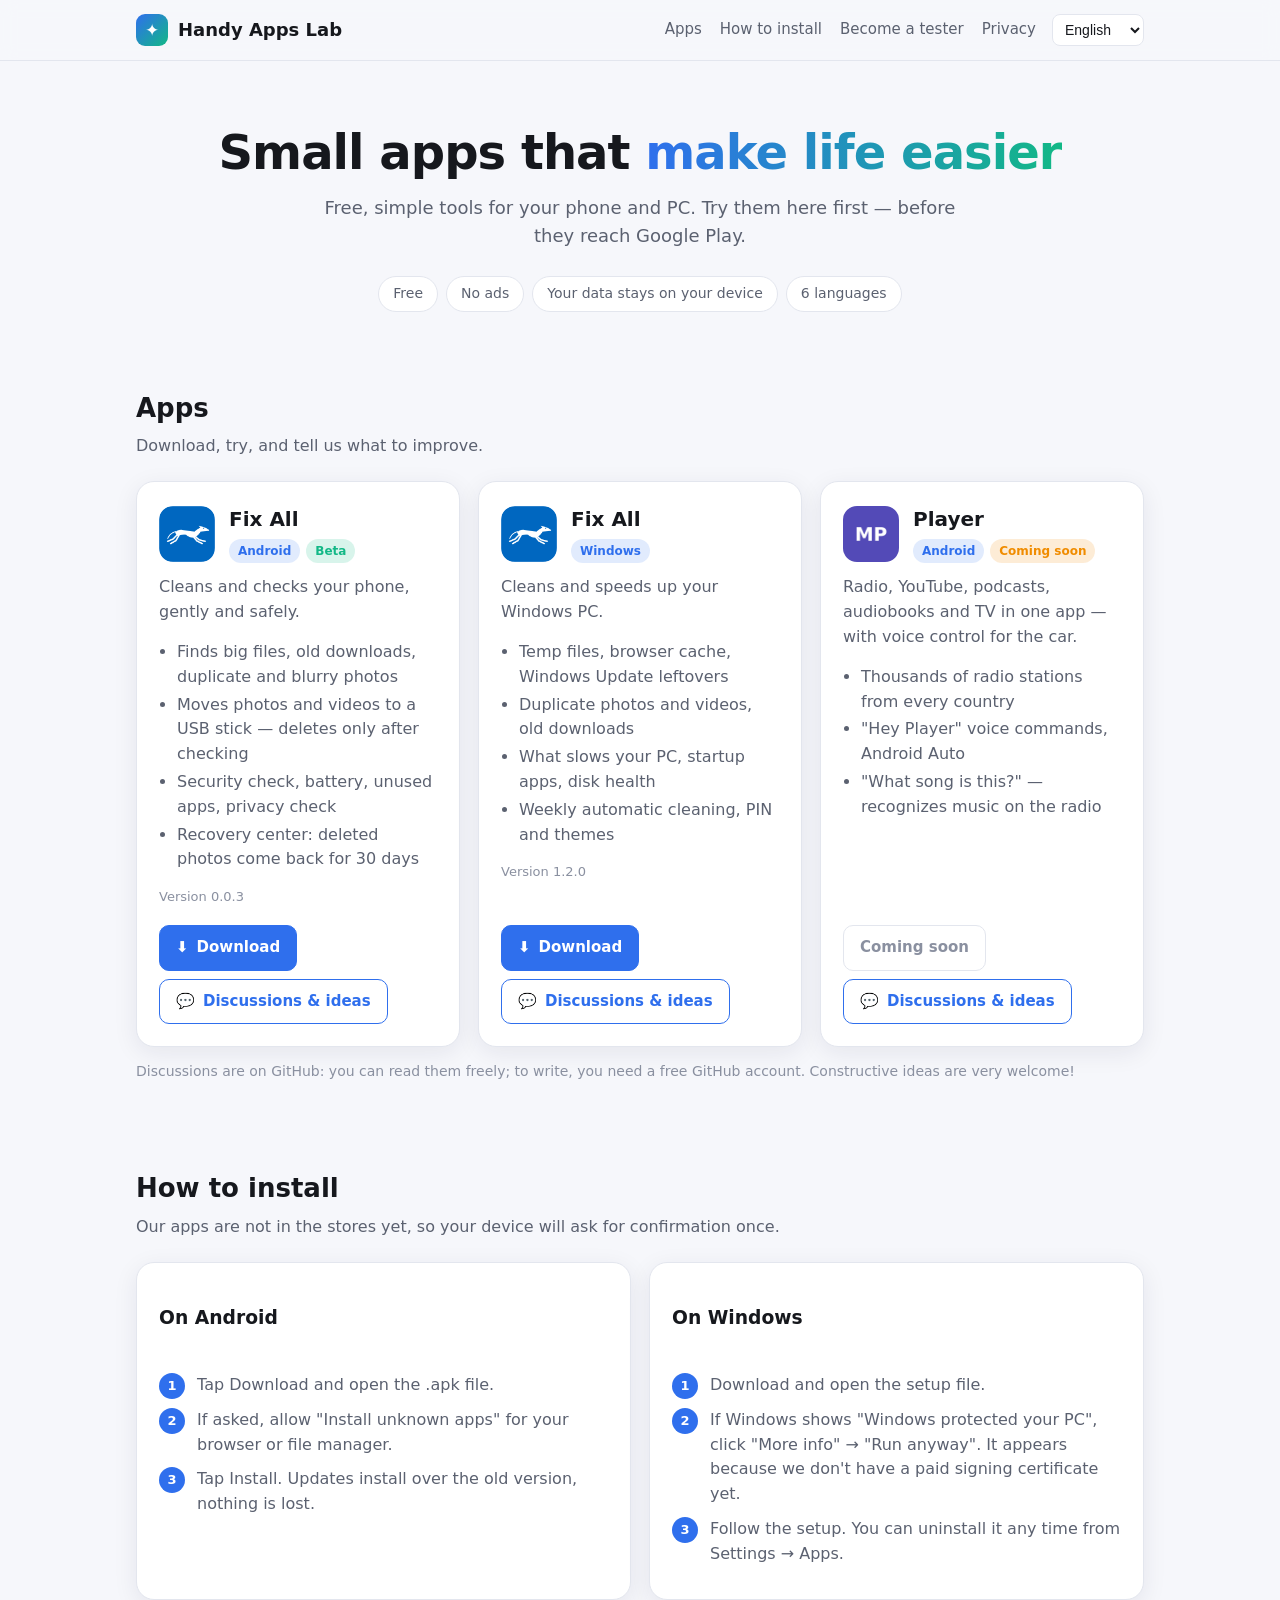
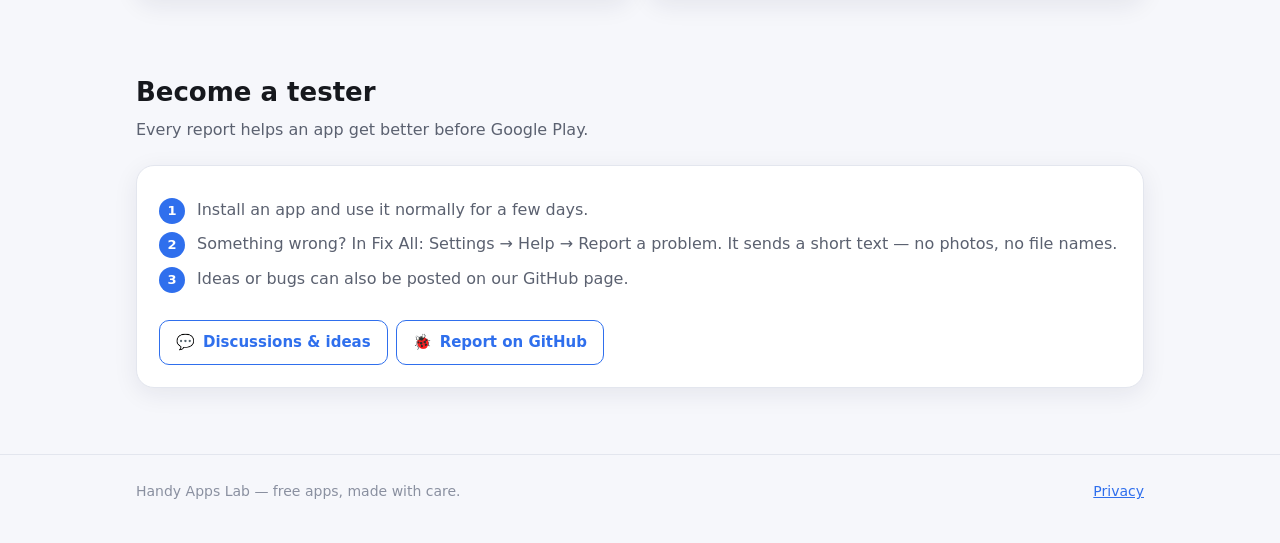
<file: index.html>
<!doctype html>
<html lang="en">
<head>
  <meta charset="utf-8" />
  <meta name="viewport" content="width=device-width, initial-scale=1" />
  <title>Handy Apps Lab</title>
  <meta name="description" content="Free, simple apps for phone and PC — try them before Google Play." />
  <link rel="icon" href="img/favicon.svg" type="image/svg+xml" />
  <link rel="stylesheet" href="style.css" />
</head>
<body>
  <header>
    <div class="wrap bar">
      <a class="logo" href="#top"><span class="logo-mark">✦</span>Handy Apps Lab</a>
      <nav>
        <a href="#apps" data-t="navApps">Apps</a>
        <a href="#install" data-t="navInstall">How to install</a>
        <a href="#test" data-t="navTest">Become a tester</a>
        <a href="privacy.html" data-keeplang data-t="navPrivacy">Privacy</a>
      </nav>
      <select id="lang" class="lang" aria-label="Language"></select>
    </div>
  </header>

  <main id="top">
    <div class="wrap hero">
      <h1 data-t="heroTitle">Small apps that <span>make life easier</span></h1>
      <p data-t="heroSub"></p>
      <div class="pills">
        <span class="pill" data-t="pFree"></span>
        <span class="pill" data-t="pNoAds"></span>
        <span class="pill" data-t="pPrivate"></span>
        <span class="pill" data-t="pLangs"></span>
      </div>
    </div>

    <section id="apps">
      <div class="wrap">
        <h2 data-t="appsTitle"></h2>
        <p class="lead" data-t="appsLead"></p>
        <div class="grid">
          <article class="card" id="fixall-android">
            <div class="app-head">
              <img src="img/fixall.png" alt="Fix All" />
              <div>
                <h3>Fix All</h3>
                <div class="tags"><span class="tag" data-t="tagAndroid"></span><span class="tag beta" data-t="tagBeta"></span></div>
              </div>
            </div>
            <p data-t="fixMobDesc"></p>
            <ul>
              <li data-t="fixMob1"></li><li data-t="fixMob2"></li><li data-t="fixMob3"></li><li data-t="fixMob4"></li>
            </ul>
            <div class="ver"><span data-t="version"></span> 0.0.3</div>
            <div class="btns">
              <a class="btn primary" data-link="fixallAndroid" href="#">⬇ <span data-t="download"></span></a>
              <a class="btn ghost" data-link="talkFixAll" href="#">💬 <span data-t="discuss"></span></a>
            </div>
          </article>

          <article class="card" id="fixall-windows">
            <div class="app-head">
              <img src="img/fixall.png" alt="Fix All" />
              <div>
                <h3>Fix All</h3>
                <div class="tags"><span class="tag" data-t="tagWindows"></span></div>
              </div>
            </div>
            <p data-t="fixWinDesc"></p>
            <ul>
              <li data-t="fixWin1"></li><li data-t="fixWin2"></li><li data-t="fixWin3"></li><li data-t="fixWin4"></li>
            </ul>
            <div class="ver"><span data-t="version"></span> 1.2.0</div>
            <div class="btns">
              <a class="btn primary" data-link="fixallWindows" href="#">⬇ <span data-t="download"></span></a>
              <a class="btn ghost" data-link="talkFixAll" href="#">💬 <span data-t="discuss"></span></a>
            </div>
          </article>

          <article class="card" id="player">
            <div class="app-head">
              <img src="img/player.png" alt="Player" />
              <div>
                <h3>Player</h3>
                <div class="tags"><span class="tag" data-t="tagAndroid"></span><span class="tag soon" data-t="tagSoon"></span></div>
              </div>
            </div>
            <p data-t="playerDesc"></p>
            <ul>
              <li data-t="player1"></li><li data-t="player2"></li><li data-t="player3"></li>
            </ul>
            <div class="btns">
              <span class="btn off" data-t="soon"></span>
              <a class="btn ghost" data-link="talkPlayer" href="#">💬 <span data-t="discuss"></span></a>
            </div>
          </article>
        </div>
        <p class="note" data-t="discussNote"></p>
      </div>
    </section>

    <section id="install">
      <div class="wrap">
        <h2 data-t="installTitle"></h2>
        <p class="lead" data-t="installLead"></p>
        <div class="grid">
          <div class="card">
            <h3 data-t="instAndroid"></h3>
            <ol class="steps"><li data-t="a1"></li><li data-t="a2"></li><li data-t="a3"></li></ol>
          </div>
          <div class="card">
            <h3 data-t="instWindows"></h3>
            <ol class="steps"><li data-t="w1"></li><li data-t="w2"></li><li data-t="w3"></li></ol>
          </div>
        </div>
      </div>
    </section>

    <section id="test">
      <div class="wrap">
        <h2 data-t="testTitle"></h2>
        <p class="lead" data-t="testLead"></p>
        <div class="card">
          <ol class="steps"><li data-t="t1"></li><li data-t="t2"></li><li data-t="t3"></li></ol>
          <div class="btns">
            <a class="btn ghost" data-link="talkAll" href="#">💬 <span data-t="discuss"></span></a>
            <a class="btn ghost" data-link="issues" href="#">🐞 <span data-t="reportBtn"></span></a>
          </div>
        </div>
      </div>
    </section>
  </main>

  <footer>
    <div class="wrap">
      <span data-t="footer"></span>
      <a href="privacy.html" data-keeplang data-t="navPrivacy">Privacy</a>
    </div>
  </footer>

  <script src="i18n.js"></script>
  <script>initLang();</script>
</body>
</html>
</file>
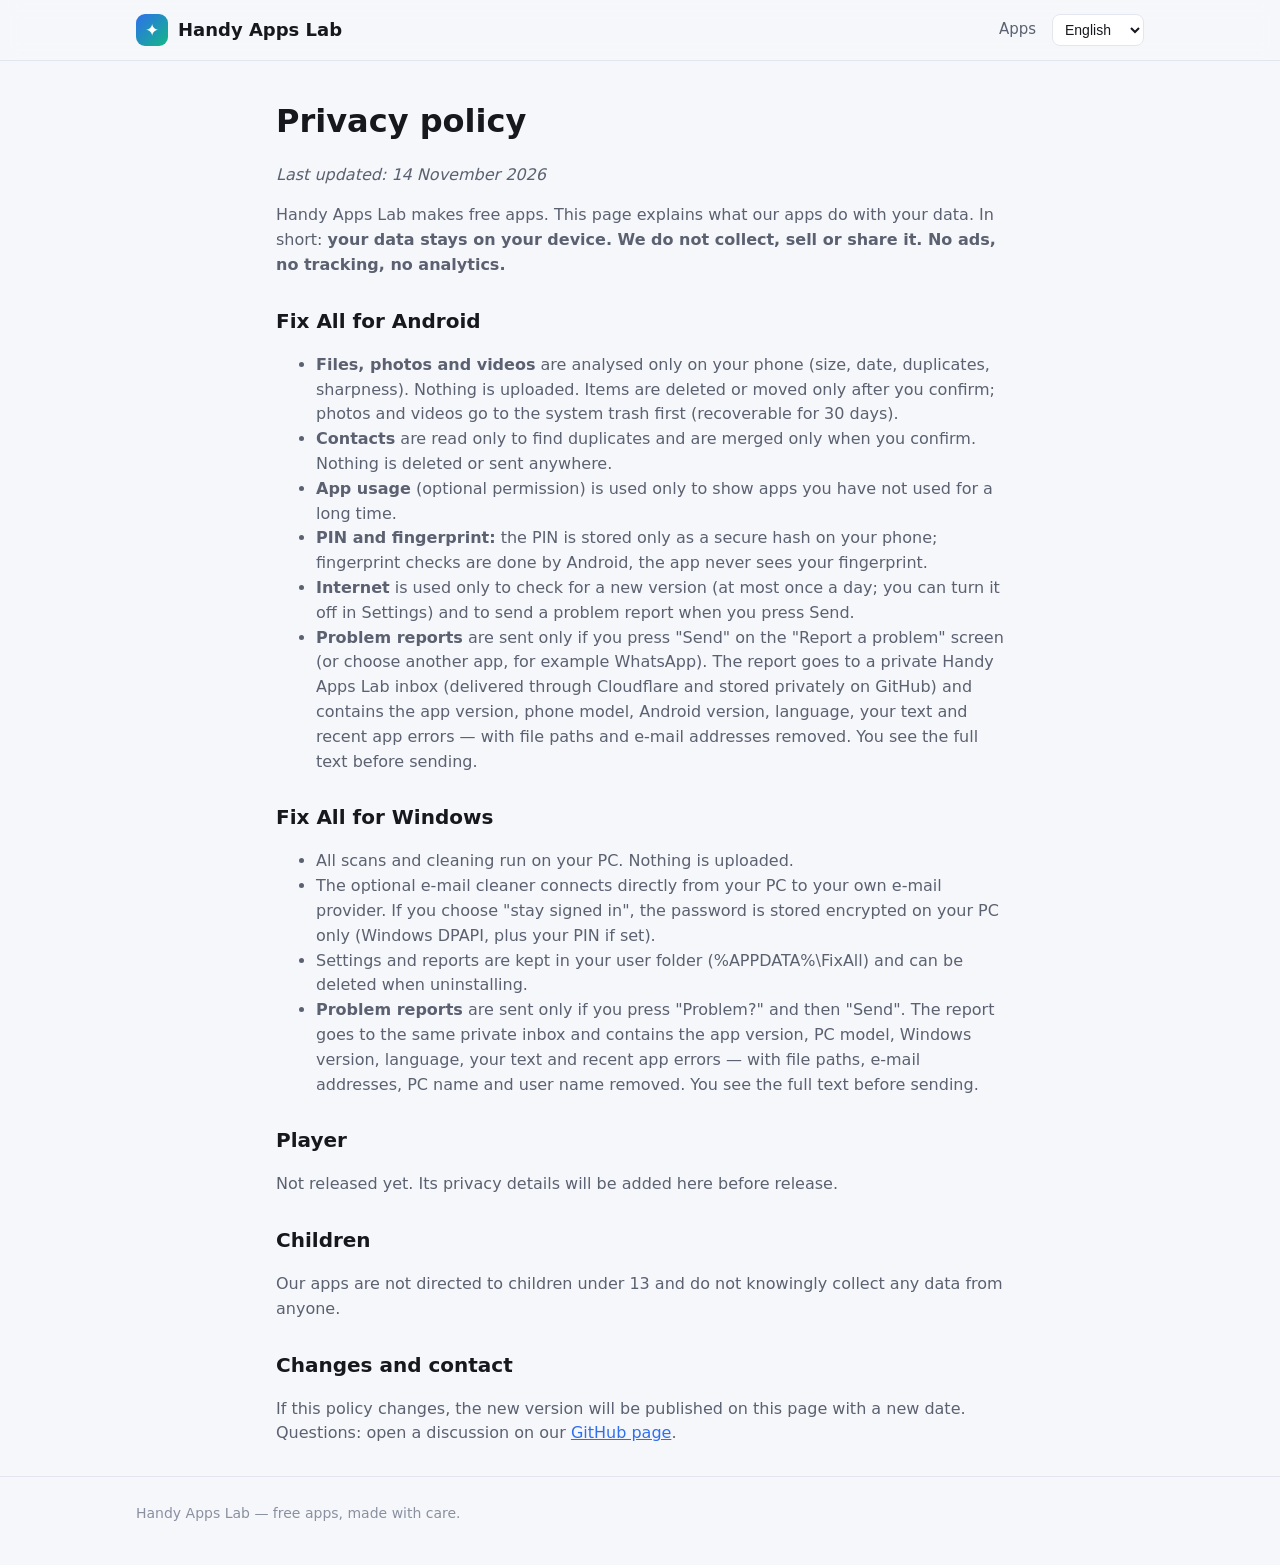
<file: privacy.html>
<!doctype html>
<html lang="en">
<head>
  <meta charset="utf-8" />
  <meta name="viewport" content="width=device-width, initial-scale=1" />
  <title>Privacy – Handy Apps Lab</title>
  <link rel="icon" href="img/favicon.svg" type="image/svg+xml" />
  <link rel="stylesheet" href="style.css" />
  <style>.pv { display: none; } .pv.on { display: block; }</style>
</head>
<body>
  <header>
    <div class="wrap bar">
      <a class="logo" href="index.html" data-keeplang><span class="logo-mark">✦</span>Handy Apps Lab</a>
      <nav><a href="index.html#apps" data-keeplang data-t="navApps">Apps</a></nav>
      <select id="lang" class="lang" aria-label="Language"></select>
    </div>
  </header>

  <main class="wrap doc">
    <!-- ENGLISH (also shown for fr / es / ru until translated) -->
    <article class="pv" data-pv="en">
      <h1>Privacy policy</h1>
      <p><em>Last updated: 14 November 2026</em></p>
      <p>Handy Apps Lab makes free apps. This page explains what our apps do with your data. In short: <strong>your data stays on your device. We do not collect, sell or share it. No ads, no tracking, no analytics.</strong></p>

      <h2>Fix All for Android</h2>
      <ul>
        <li><strong>Files, photos and videos</strong> are analysed only on your phone (size, date, duplicates, sharpness). Nothing is uploaded. Items are deleted or moved only after you confirm; photos and videos go to the system trash first (recoverable for 30 days).</li>
        <li><strong>Contacts</strong> are read only to find duplicates and are merged only when you confirm. Nothing is deleted or sent anywhere.</li>
        <li><strong>App usage</strong> (optional permission) is used only to show apps you have not used for a long time.</li>
        <li><strong>PIN and fingerprint:</strong> the PIN is stored only as a secure hash on your phone; fingerprint checks are done by Android, the app never sees your fingerprint.</li>
        <li><strong>Internet</strong> is used only to check for a new version (at most once a day; you can turn it off in Settings) and to send a problem report when you press Send.</li>
        <li><strong>Problem reports</strong> are sent only if you press "Send" on the "Report a problem" screen (or choose another app, for example WhatsApp). The report goes to a private Handy Apps Lab inbox (delivered through Cloudflare and stored privately on GitHub) and contains the app version, phone model, Android version, language, your text and recent app errors — with file paths and e-mail addresses removed. You see the full text before sending.</li>
      </ul>

      <h2>Fix All for Windows</h2>
      <ul>
        <li>All scans and cleaning run on your PC. Nothing is uploaded.</li>
        <li>The optional e-mail cleaner connects directly from your PC to your own e-mail provider. If you choose "stay signed in", the password is stored encrypted on your PC only (Windows DPAPI, plus your PIN if set).</li>
        <li>Settings and reports are kept in your user folder (%APPDATA%\FixAll) and can be deleted when uninstalling.</li>
        <li><strong>Problem reports</strong> are sent only if you press "Problem?" and then "Send". The report goes to the same private inbox and contains the app version, PC model, Windows version, language, your text and recent app errors — with file paths, e-mail addresses, PC name and user name removed. You see the full text before sending.</li>
      </ul>

      <h2>Player</h2>
      <p>Not released yet. Its privacy details will be added here before release.</p>

      <h2>Children</h2>
      <p>Our apps are not directed to children under 13 and do not knowingly collect any data from anyone.</p>

      <h2>Changes and contact</h2>
      <p>If this policy changes, the new version will be published on this page with a new date. Questions: open a discussion on our <a href="https://github.com/handy-apps-lab/handy-apps-lab.github.io/discussions">GitHub page</a>.</p>
    </article>

    <article class="pv" data-pv="ro">
      <h1>Politica de confidențialitate</h1>
      <p><em>Ultima actualizare: 14 noiembrie 2026</em></p>
      <p>Handy Apps Lab face aplicații gratuite. Pagina asta explică ce fac aplicațiile cu datele tale. Pe scurt: <strong>datele rămân pe dispozitivul tău. Nu le colectăm, nu le vindem și nu le dăm nimănui. Fără reclame, fără urmărire, fără statistici.</strong></p>

      <h2>Fix All pentru Android</h2>
      <ul>
        <li><strong>Fișierele, pozele și filmele</strong> sunt analizate doar pe telefon (mărime, dată, duplicate, claritate). Nu se urcă nimic nicăieri. Se șterg sau se mută doar după ce confirmi; pozele și filmele merg întâi în coșul sistemului (se pot recupera 30 de zile).</li>
        <li><strong>Contactele</strong> sunt citite doar ca să găsim duplicatele și se unesc doar când confirmi. Nu se șterge și nu se trimite nimic.</li>
        <li><strong>Utilizarea aplicațiilor</strong> (permisiune opțională) e folosită doar ca să-ți arătăm aplicațiile nefolosite de mult.</li>
        <li><strong>PIN și amprentă:</strong> PIN-ul e păstrat doar ca amprentă criptografică pe telefon; amprenta o verifică Android, aplicația nu o vede niciodată.</li>
        <li><strong>Internetul</strong> e folosit doar ca să verificăm dacă există o versiune nouă (cel mult o dată pe zi; se poate opri din Setări) și ca să trimită un raport de problemă când apeși Trimite.</li>
        <li><strong>Rapoartele de probleme</strong> pleacă doar dacă apeși „Trimite” pe ecranul „Trimite o problemă” (sau alegi altă aplicație, de exemplu WhatsApp). Raportul ajunge într-o căsuță privată Handy Apps Lab (trimis prin Cloudflare și păstrat privat pe GitHub) și conține versiunea, modelul telefonului, versiunea Android, limba, textul tău și erorile recente ale aplicației — fără căi de fișiere și fără adrese de e-mail. Vezi tot textul înainte de trimitere.</li>
      </ul>

      <h2>Fix All pentru Windows</h2>
      <ul>
        <li>Toate verificările și curățările se fac pe PC-ul tău. Nu se urcă nimic.</li>
        <li>Curățarea opțională a e-mailului se conectează direct de pe PC la furnizorul tău de e-mail. Dacă alegi „rămâi conectat”, parola e păstrată criptat doar pe PC-ul tău (Windows DPAPI, plus PIN-ul, dacă ai pus unul).</li>
        <li>Setările și rapoartele stau în folderul tău de utilizator (%APPDATA%\FixAll) și pot fi șterse la dezinstalare.</li>
        <li><strong>Rapoartele de probleme</strong> pleacă doar dacă apeși „Problemă?” și apoi „Trimite”. Raportul ajunge în aceeași căsuță privată și conține versiunea, modelul PC-ului, versiunea Windows, limba, textul tău și erorile recente ale aplicației — fără căi de fișiere, adrese de e-mail, numele PC-ului și al utilizatorului. Vezi tot textul înainte de trimitere.</li>
      </ul>

      <h2>Player</h2>
      <p>Încă nu e publicat. Detaliile de confidențialitate vor fi adăugate aici înainte de lansare.</p>

      <h2>Copii</h2>
      <p>Aplicațiile nu sunt destinate copiilor sub 13 ani și nu colectează date de la nimeni.</p>

      <h2>Modificări și contact</h2>
      <p>Dacă politica se schimbă, noua versiune apare pe această pagină, cu data nouă. Întrebări: deschide o discuție pe <a href="https://github.com/handy-apps-lab/handy-apps-lab.github.io/discussions">pagina noastră GitHub</a>.</p>
    </article>

    <article class="pv" data-pv="it">
      <h1>Informativa sulla privacy</h1>
      <p><em>Ultimo aggiornamento: 14 novembre 2026</em></p>
      <p>Handy Apps Lab crea app gratuite. Questa pagina spiega cosa fanno le nostre app con i tuoi dati. In breve: <strong>i tuoi dati restano sul tuo dispositivo. Non li raccogliamo, non li vendiamo e non li condividiamo. Niente pubblicità, niente tracciamento, niente statistiche.</strong></p>

      <h2>Fix All per Android</h2>
      <ul>
        <li><strong>File, foto e video</strong> vengono analizzati solo sul telefono (dimensione, data, doppioni, nitidezza). Non viene caricato nulla. Vengono eliminati o spostati solo dopo la tua conferma; foto e video finiscono prima nel cestino di sistema (recuperabili per 30 giorni).</li>
        <li><strong>I contatti</strong> vengono letti solo per trovare i doppioni e uniti solo quando confermi. Nulla viene eliminato o inviato.</li>
        <li><strong>L'utilizzo delle app</strong> (permesso facoltativo) serve solo a mostrare le app che non usi da tempo.</li>
        <li><strong>PIN e impronta:</strong> il PIN è salvato solo come hash sicuro sul telefono; l'impronta è verificata da Android, l'app non la vede mai.</li>
        <li><strong>Internet</strong> è usato solo per controllare se c'è una nuova versione (al massimo una volta al giorno; disattivabile nelle Impostazioni) e per inviare una segnalazione quando premi Invia.</li>
        <li><strong>Le segnalazioni di problemi</strong> partono solo se premi "Invia" nella schermata "Segnala un problema" (oppure scegli un'altra app, per esempio WhatsApp). Arrivano in una casella privata di Handy Apps Lab (inviate tramite Cloudflare e conservate in privato su GitHub) e contengono versione, modello del telefono, versione di Android, lingua, il tuo testo e gli errori recenti dell'app — senza percorsi di file né indirizzi e-mail. Vedi tutto il testo prima dell'invio.</li>
      </ul>

      <h2>Fix All per Windows</h2>
      <ul>
        <li>Tutte le analisi e le pulizie avvengono sul tuo PC. Non viene caricato nulla.</li>
        <li>La pulizia facoltativa della posta si collega direttamente dal tuo PC al tuo provider e-mail. Se scegli "resta connesso", la password è salvata cifrata solo sul tuo PC (Windows DPAPI, più il PIN se impostato).</li>
        <li>Impostazioni e rapporti restano nella tua cartella utente (%APPDATA%\FixAll) e possono essere eliminati alla disinstallazione.</li>
        <li><strong>Le segnalazioni di problemi</strong> partono solo se premi "Problema?" e poi "Invia". Arrivano nella stessa casella privata e contengono versione, modello del PC, versione di Windows, lingua, il tuo testo e gli errori recenti dell'app — senza percorsi di file, indirizzi e-mail, nome del PC e nome utente. Vedi tutto il testo prima dell'invio.</li>
      </ul>

      <h2>Player</h2>
      <p>Non ancora pubblicata. I dettagli sulla privacy verranno aggiunti qui prima del lancio.</p>

      <h2>Minori</h2>
      <p>Le nostre app non sono rivolte ai minori di 13 anni e non raccolgono dati di nessuno.</p>

      <h2>Modifiche e contatti</h2>
      <p>Se l'informativa cambia, la nuova versione sarà pubblicata su questa pagina con la nuova data. Domande: apri una discussione sulla nostra <a href="https://github.com/handy-apps-lab/handy-apps-lab.github.io/discussions">pagina GitHub</a>.</p>
    </article>
  </main>

  <footer><div class="wrap"><span data-t="footer"></span></div></footer>

  <script src="i18n.js"></script>
  <script>
    initLang();
    const show = () => {
      const l = document.documentElement.lang;
      const has = document.querySelector('[data-pv="' + l + '"]');
      document.querySelectorAll('.pv').forEach((a) => a.classList.toggle('on', a.dataset.pv === (has ? l : 'en')));
    };
    show();
    document.getElementById('lang').addEventListener('change', show);
  </script>
</body>
</html>
</file>
<file: style.css>
:root {
  --bg: #f6f7fb;
  --card: #ffffff;
  --text: #16181d;
  --sub: #5b6170;
  --muted: #8a90a0;
  --border: #e3e6ee;
  --accent: #2f6fed;
  --accent-2: #12b886;
  --soon: #f08c00;
  --shadow: 0 6px 24px rgba(20, 30, 60, 0.08);
  color-scheme: light;
}
@media (prefers-color-scheme: dark) {
  :root {
    --bg: #0f1115;
    --card: #181b22;
    --text: #eef0f4;
    --sub: #aab0bd;
    --muted: #7c8392;
    --border: #2a2f3a;
    --accent: #5b8cff;
    --accent-2: #38d9a9;
    --soon: #ffa94d;
    --shadow: 0 6px 24px rgba(0, 0, 0, 0.35);
    color-scheme: dark;
  }
}
* { box-sizing: border-box; }
html { scroll-behavior: smooth; }
body {
  margin: 0;
  font-family: system-ui, -apple-system, 'Segoe UI', Roboto, sans-serif;
  background: var(--bg);
  color: var(--text);
  line-height: 1.55;
}
a { color: var(--accent); }
.wrap { max-width: 1040px; margin: 0 auto; padding: 0 16px; }

header {
  position: sticky; top: 0; z-index: 5;
  background: color-mix(in srgb, var(--bg) 88%, transparent);
  backdrop-filter: blur(8px);
  border-bottom: 1px solid var(--border);
}
.bar { display: flex; align-items: center; gap: 16px; height: 60px; }
.logo { display: flex; align-items: center; gap: 10px; font-weight: 800; font-size: 18px; color: var(--text); text-decoration: none; }
.logo-mark {
  width: 32px; height: 32px; border-radius: 9px; display: grid; place-items: center;
  background: linear-gradient(135deg, var(--accent), var(--accent-2)); color: #fff; font-size: 17px;
}
nav { display: flex; gap: 18px; margin-left: auto; }
nav a { color: var(--sub); text-decoration: none; font-weight: 500; font-size: 15px; }
nav a:hover { color: var(--text); }
select.lang {
  border: 1px solid var(--border); background: var(--card); color: var(--text);
  border-radius: 8px; padding: 6px 8px; font-size: 14px;
}

.hero { padding: 64px 0 40px; text-align: center; }
.hero h1 { font-size: clamp(30px, 5vw, 48px); line-height: 1.15; margin: 0 0 14px; letter-spacing: -0.02em; }
.hero h1 span { background: linear-gradient(90deg, var(--accent), var(--accent-2)); -webkit-background-clip: text; background-clip: text; color: transparent; }
.hero p { color: var(--sub); font-size: 18px; max-width: 640px; margin: 0 auto 26px; }
.pills { display: flex; flex-wrap: wrap; justify-content: center; gap: 8px; }
.pill { border: 1px solid var(--border); background: var(--card); border-radius: 999px; padding: 6px 14px; font-size: 14px; color: var(--sub); }

section { padding: 36px 0; }
h2 { font-size: 26px; margin: 0 0 6px; }
.lead { color: var(--sub); margin: 0 0 22px; }

.grid { display: grid; grid-template-columns: repeat(auto-fit, minmax(290px, 1fr)); gap: 18px; }
.card {
  background: var(--card); border: 1px solid var(--border); border-radius: 18px;
  padding: 22px; box-shadow: var(--shadow); display: flex; flex-direction: column; gap: 12px;
}
.app-head { display: flex; gap: 14px; align-items: center; }
.app-head img { width: 56px; height: 56px; border-radius: 14px; }
.app-head h3 { margin: 0; font-size: 20px; }
.tags { display: flex; gap: 6px; flex-wrap: wrap; margin-top: 4px; }
.tag { font-size: 12px; font-weight: 600; padding: 3px 9px; border-radius: 999px; background: color-mix(in srgb, var(--accent) 14%, transparent); color: var(--accent); }
.tag.beta { background: color-mix(in srgb, var(--accent-2) 16%, transparent); color: var(--accent-2); }
.tag.soon { background: color-mix(in srgb, var(--soon) 16%, transparent); color: var(--soon); }
.card p { margin: 0; color: var(--sub); }
.card ul { margin: 0; padding-left: 18px; color: var(--sub); }
.card li { margin: 3px 0; }
.btns { display: flex; gap: 8px; flex-wrap: wrap; margin-top: auto; padding-top: 6px; }
.btn {
  display: inline-flex; align-items: center; gap: 8px; text-decoration: none; font-weight: 600;
  border-radius: 10px; padding: 10px 16px; font-size: 15px; border: 1px solid var(--accent);
}
.btn.primary { background: var(--accent); color: #fff; }
.btn.ghost { color: var(--accent); background: transparent; }
.btn.off { border-color: var(--border); color: var(--muted); pointer-events: none; }
.ver { font-size: 13px; color: var(--muted); }

.steps { counter-reset: s; list-style: none; padding: 0; margin: 0; }
.steps li { counter-increment: s; position: relative; padding-left: 38px; margin: 10px 0; color: var(--sub); }
.steps li::before {
  content: counter(s); position: absolute; left: 0; top: 0; width: 26px; height: 26px; border-radius: 50%;
  background: var(--accent); color: #fff; display: grid; place-items: center; font-size: 13px; font-weight: 700;
}
.note { font-size: 14px; color: var(--muted); }

footer { border-top: 1px solid var(--border); margin-top: 30px; padding: 26px 0 40px; color: var(--muted); font-size: 14px; }
footer .wrap { display: flex; flex-wrap: wrap; gap: 14px; justify-content: space-between; }

.doc { max-width: 760px; }
.doc h1 { font-size: 32px; margin: 36px 0 6px; }
.doc h2 { font-size: 20px; margin-top: 28px; }
.doc p, .doc li { color: var(--sub); }

@media (max-width: 640px) {
  nav { display: none; }
  .bar { justify-content: space-between; }
  .hero { padding: 40px 0 24px; }
}
</file>
